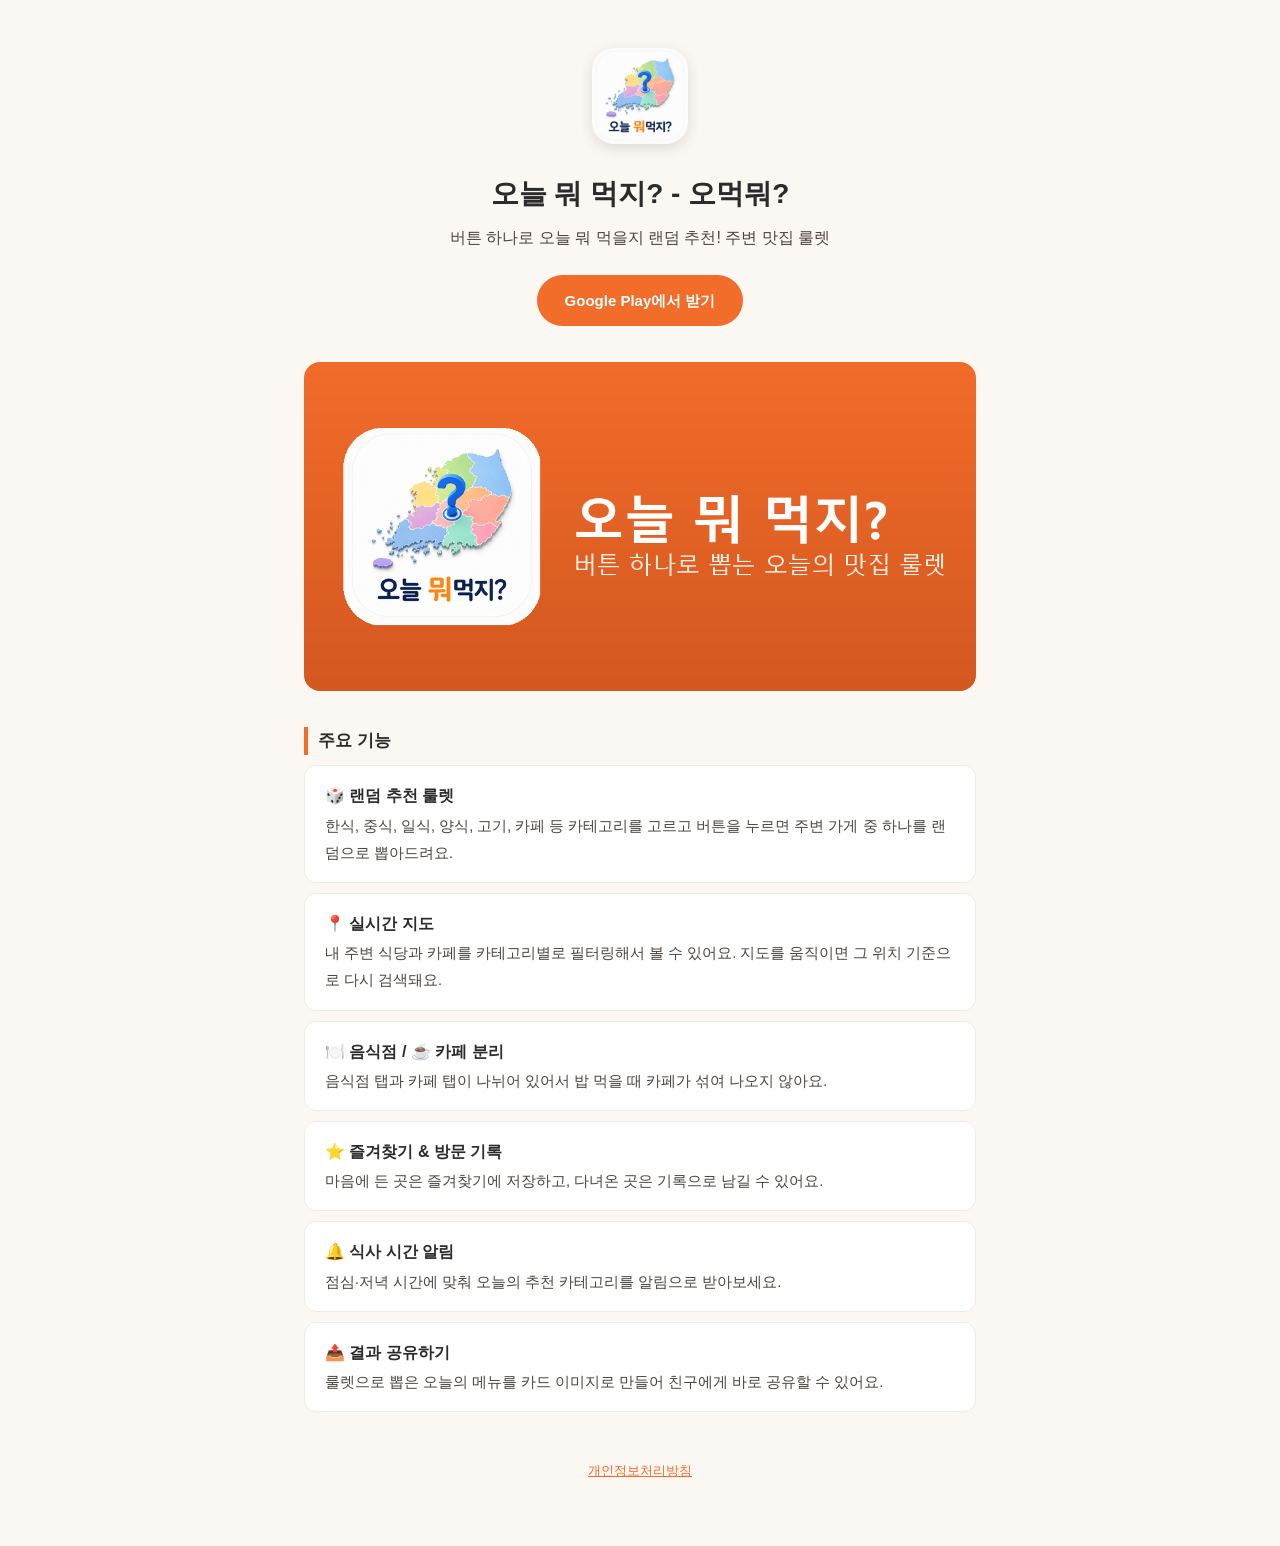
<file: today-menu/index.html>
<!DOCTYPE html>
<html lang="ko">
<head>
<meta charset="UTF-8">
<meta name="viewport" content="width=device-width, initial-scale=1.0">
<title>오늘 뭐 먹지? - 오먹뭐?</title>
<meta name="description" content="버튼 하나로 오늘 뭐 먹을지 랜덤 추천! 내 주변 맛집 룰렛 앱, 오먹뭐.">
<meta property="og:title" content="오늘 뭐 먹지? - 오먹뭐?">
<meta property="og:description" content="버튼 하나로 오늘 뭐 먹을지 랜덤 추천! 주변 맛집 룰렛">
<meta property="og:image" content="https://kilhyeongin.github.io/today-menu/feature.png">
<link rel="icon" href="icon.png">
<style>
  * { box-sizing: border-box; }
  body {
    font-family: -apple-system, BlinkMacSystemFont, "Apple SD Gothic Neo", "Malgun Gothic", sans-serif;
    line-height: 1.7;
    color: #2B2B2B;
    background: #FBF7F2;
    margin: 0;
  }
  .wrap { max-width: 720px; margin: 0 auto; padding: 48px 24px 64px; }
  .hero { text-align: center; }
  .hero img.icon { width: 96px; height: 96px; border-radius: 22px; box-shadow: 0 4px 14px rgba(0,0,0,.12); }
  h1 { font-size: 28px; font-weight: 800; margin: 18px 0 6px; }
  .tagline { color: #4A4540; font-size: 16px; margin: 0 0 24px; }
  .btn {
    display: inline-block; background: #F26C2A; color: #fff; text-decoration: none;
    font-weight: 700; padding: 13px 28px; border-radius: 999px; font-size: 15px;
  }
  .feature-img { width: 100%; border-radius: 16px; margin: 36px 0 8px; display: block; }
  h2 {
    font-size: 17px; font-weight: 800; margin: 36px 0 10px;
    border-left: 4px solid #F26C2A; padding-left: 10px;
  }
  .card {
    background: #fff; border: 1px solid #F1ECE5; border-radius: 12px;
    padding: 16px 20px; margin-bottom: 10px;
  }
  .card b { display: block; margin-bottom: 2px; }
  .card span { color: #4A4540; font-size: 14.5px; }
  footer { margin-top: 48px; text-align: center; color: #9A948C; font-size: 13px; }
  footer a { color: #F26C2A; }
</style>
</head>
<body>
<div class="wrap">
  <div class="hero">
    <img class="icon" src="icon.png" alt="오먹뭐 앱 아이콘">
    <h1>오늘 뭐 먹지? - 오먹뭐?</h1>
    <p class="tagline">버튼 하나로 오늘 뭐 먹을지 랜덤 추천! 주변 맛집 룰렛</p>
    <a class="btn" href="https://play.google.com/store/apps/details?id=com.todaymenu.app">Google Play에서 받기</a>
  </div>

  <img class="feature-img" src="feature.png" alt="오먹뭐 소개 이미지">

  <h2>주요 기능</h2>
  <div class="card"><b>🎲 랜덤 추천 룰렛</b><span>한식, 중식, 일식, 양식, 고기, 카페 등 카테고리를 고르고 버튼을 누르면 주변 가게 중 하나를 랜덤으로 뽑아드려요.</span></div>
  <div class="card"><b>📍 실시간 지도</b><span>내 주변 식당과 카페를 카테고리별로 필터링해서 볼 수 있어요. 지도를 움직이면 그 위치 기준으로 다시 검색돼요.</span></div>
  <div class="card"><b>🍽️ 음식점 / ☕ 카페 분리</b><span>음식점 탭과 카페 탭이 나뉘어 있어서 밥 먹을 때 카페가 섞여 나오지 않아요.</span></div>
  <div class="card"><b>⭐ 즐겨찾기 &amp; 방문 기록</b><span>마음에 든 곳은 즐겨찾기에 저장하고, 다녀온 곳은 기록으로 남길 수 있어요.</span></div>
  <div class="card"><b>🔔 식사 시간 알림</b><span>점심·저녁 시간에 맞춰 오늘의 추천 카테고리를 알림으로 받아보세요.</span></div>
  <div class="card"><b>📤 결과 공유하기</b><span>룰렛으로 뽑은 오늘의 메뉴를 카드 이미지로 만들어 친구에게 바로 공유할 수 있어요.</span></div>

  <footer>
    <a href="../today-menu-privacy.html">개인정보처리방침</a>
  </footer>
</div>
</body>
</html>
</file>
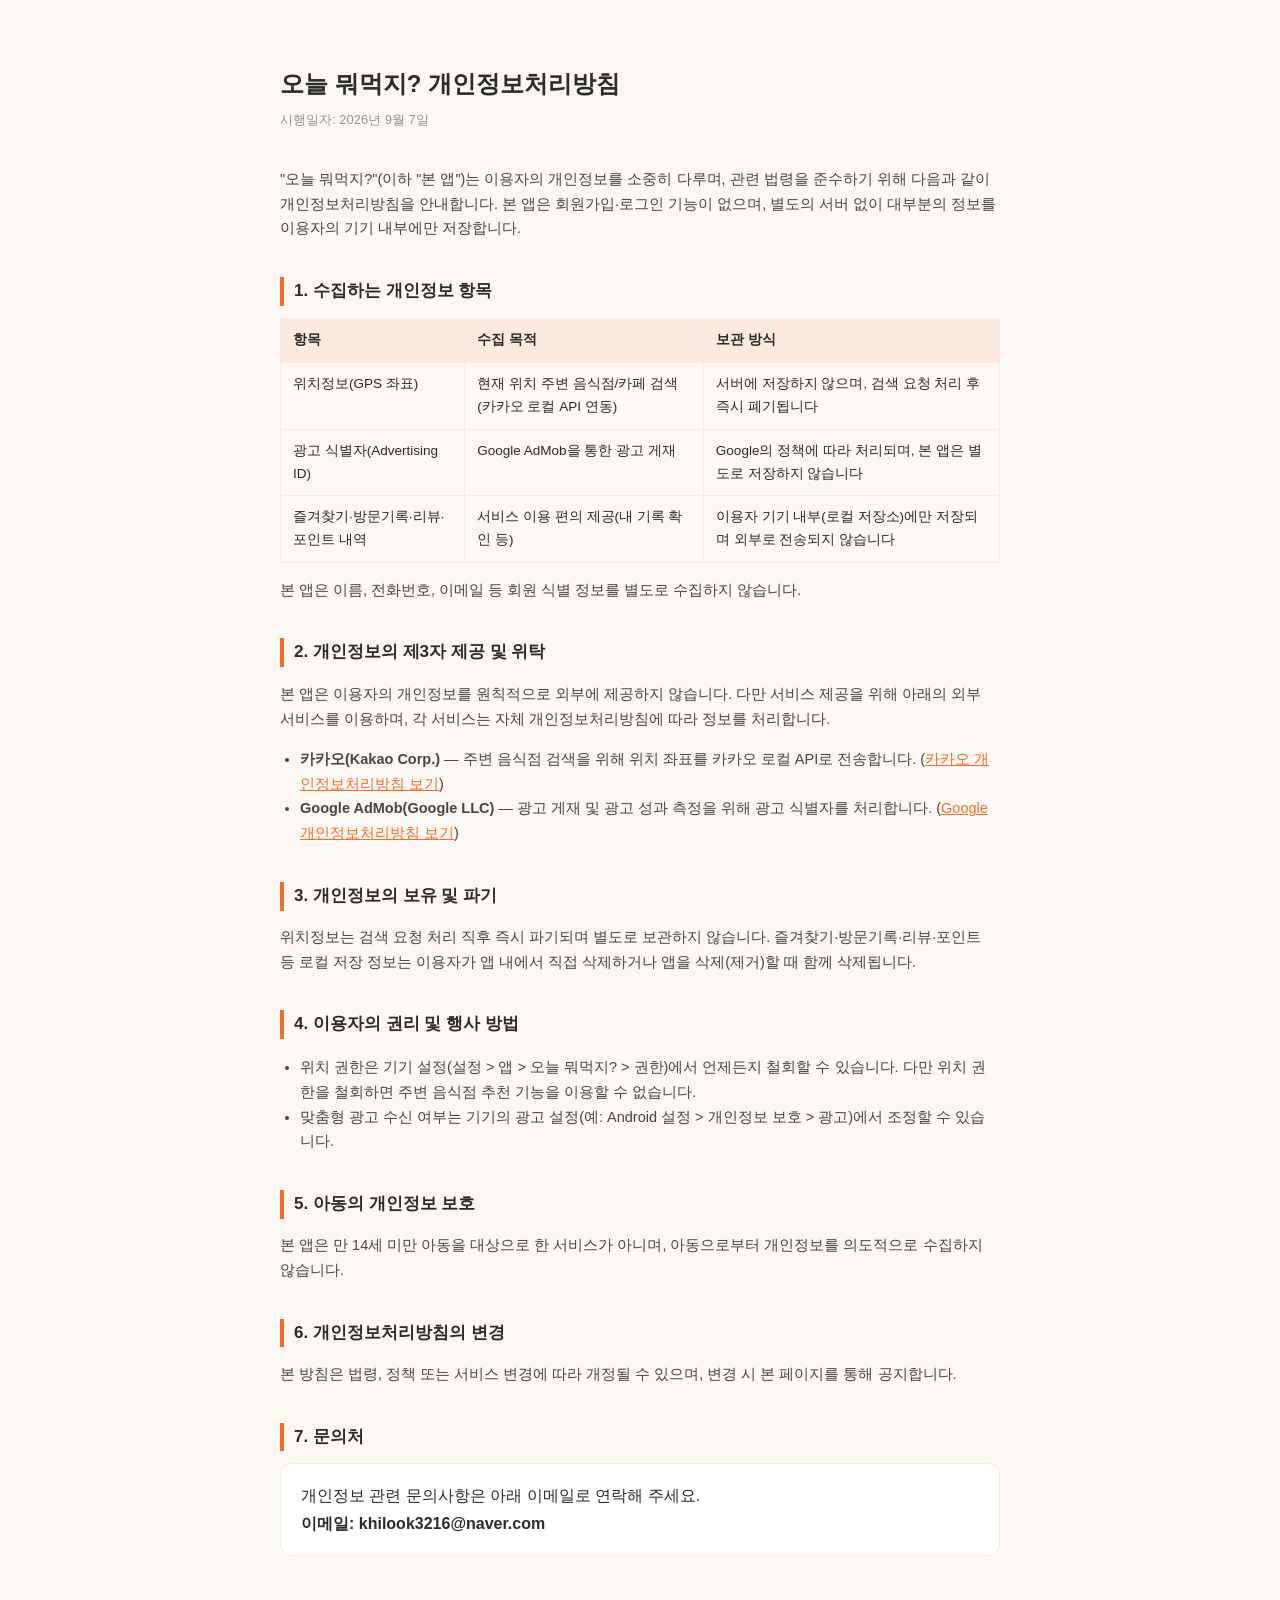
<file: today-menu-privacy.html>
<!DOCTYPE html>
<html lang="ko">
<head>
<meta charset="UTF-8">
<meta name="viewport" content="width=device-width, initial-scale=1.0">
<title>오늘 뭐먹지? - 개인정보처리방침</title>
<style>
  body {
    font-family: -apple-system, BlinkMacSystemFont, "Apple SD Gothic Neo", "Malgun Gothic", sans-serif;
    line-height: 1.7;
    color: #2B2B2B;
    background: #FBF7F2;
    margin: 0;
    padding: 0;
  }
  .wrap {
    max-width: 720px;
    margin: 0 auto;
    padding: 48px 24px 80px;
  }
  h1 {
    font-size: 24px;
    font-weight: 800;
    margin-bottom: 4px;
  }
  .updated {
    color: #9A948C;
    font-size: 13px;
    margin-bottom: 36px;
  }
  h2 {
    font-size: 17px;
    font-weight: 800;
    margin-top: 36px;
    margin-bottom: 10px;
    border-left: 4px solid #F26C2A;
    padding-left: 10px;
  }
  p, li {
    font-size: 14.5px;
    color: #4A4540;
  }
  ul {
    padding-left: 20px;
  }
  table {
    width: 100%;
    border-collapse: collapse;
    margin: 12px 0;
    font-size: 13.5px;
  }
  th, td {
    border: 1px solid #F1ECE5;
    padding: 10px 12px;
    text-align: left;
    vertical-align: top;
  }
  th {
    background: #FBEADD;
    font-weight: 700;
  }
  a {
    color: #F26C2A;
  }
  .contact {
    background: #FFFFFF;
    border: 1px solid #F1ECE5;
    border-radius: 12px;
    padding: 18px 20px;
    margin-top: 12px;
  }
</style>
</head>
<body>
<div class="wrap">
  <h1>오늘 뭐먹지? 개인정보처리방침</h1>
  <div class="updated">시행일자: 2026년 9월 7일</div>

  <p>
    "오늘 뭐먹지?"(이하 "본 앱")는 이용자의 개인정보를 소중히 다루며,
    관련 법령을 준수하기 위해 다음과 같이 개인정보처리방침을 안내합니다.
    본 앱은 회원가입·로그인 기능이 없으며, 별도의 서버 없이 대부분의 정보를
    이용자의 기기 내부에만 저장합니다.
  </p>

  <h2>1. 수집하는 개인정보 항목</h2>
  <table>
    <tr><th>항목</th><th>수집 목적</th><th>보관 방식</th></tr>
    <tr>
      <td>위치정보(GPS 좌표)</td>
      <td>현재 위치 주변 음식점/카페 검색(카카오 로컬 API 연동)</td>
      <td>서버에 저장하지 않으며, 검색 요청 처리 후 즉시 폐기됩니다</td>
    </tr>
    <tr>
      <td>광고 식별자(Advertising ID)</td>
      <td>Google AdMob을 통한 광고 게재</td>
      <td>Google의 정책에 따라 처리되며, 본 앱은 별도로 저장하지 않습니다</td>
    </tr>
    <tr>
      <td>즐겨찾기·방문기록·리뷰·포인트 내역</td>
      <td>서비스 이용 편의 제공(내 기록 확인 등)</td>
      <td>이용자 기기 내부(로컬 저장소)에만 저장되며 외부로 전송되지 않습니다</td>
    </tr>
  </table>
  <p>
    본 앱은 이름, 전화번호, 이메일 등 회원 식별 정보를 별도로 수집하지 않습니다.
  </p>

  <h2>2. 개인정보의 제3자 제공 및 위탁</h2>
  <p>
    본 앱은 이용자의 개인정보를 원칙적으로 외부에 제공하지 않습니다.
    다만 서비스 제공을 위해 아래의 외부 서비스를 이용하며, 각 서비스는
    자체 개인정보처리방침에 따라 정보를 처리합니다.
  </p>
  <ul>
    <li>
      <strong>카카오(Kakao Corp.)</strong> — 주변 음식점 검색을 위해 위치 좌표를
      카카오 로컬 API로 전송합니다.
      (<a href="https://www.kakaocorp.com/page/service/service/KakaoLocal" target="_blank" rel="noopener">카카오 개인정보처리방침 보기</a>)
    </li>
    <li>
      <strong>Google AdMob(Google LLC)</strong> — 광고 게재 및 광고 성과 측정을 위해
      광고 식별자를 처리합니다.
      (<a href="https://policies.google.com/privacy" target="_blank" rel="noopener">Google 개인정보처리방침 보기</a>)
    </li>
  </ul>

  <h2>3. 개인정보의 보유 및 파기</h2>
  <p>
    위치정보는 검색 요청 처리 직후 즉시 파기되며 별도로 보관하지 않습니다.
    즐겨찾기·방문기록·리뷰·포인트 등 로컬 저장 정보는 이용자가 앱 내에서
    직접 삭제하거나 앱을 삭제(제거)할 때 함께 삭제됩니다.
  </p>

  <h2>4. 이용자의 권리 및 행사 방법</h2>
  <ul>
    <li>위치 권한은 기기 설정(설정 &gt; 앱 &gt; 오늘 뭐먹지? &gt; 권한)에서 언제든지 철회할 수 있습니다.
      다만 위치 권한을 철회하면 주변 음식점 추천 기능을 이용할 수 없습니다.</li>
    <li>맞춤형 광고 수신 여부는 기기의 광고 설정(예: Android 설정 &gt; 개인정보 보호 &gt; 광고)에서
      조정할 수 있습니다.</li>
  </ul>

  <h2>5. 아동의 개인정보 보호</h2>
  <p>
    본 앱은 만 14세 미만 아동을 대상으로 한 서비스가 아니며,
    아동으로부터 개인정보를 의도적으로 수집하지 않습니다.
  </p>

  <h2>6. 개인정보처리방침의 변경</h2>
  <p>
    본 방침은 법령, 정책 또는 서비스 변경에 따라 개정될 수 있으며,
    변경 시 본 페이지를 통해 공지합니다.
  </p>

  <h2>7. 문의처</h2>
  <div class="contact">
    개인정보 관련 문의사항은 아래 이메일로 연락해 주세요.<br>
    <strong>이메일: khilook3216@naver.com</strong>
  </div>
</div>
</body>
</html>
</file>
